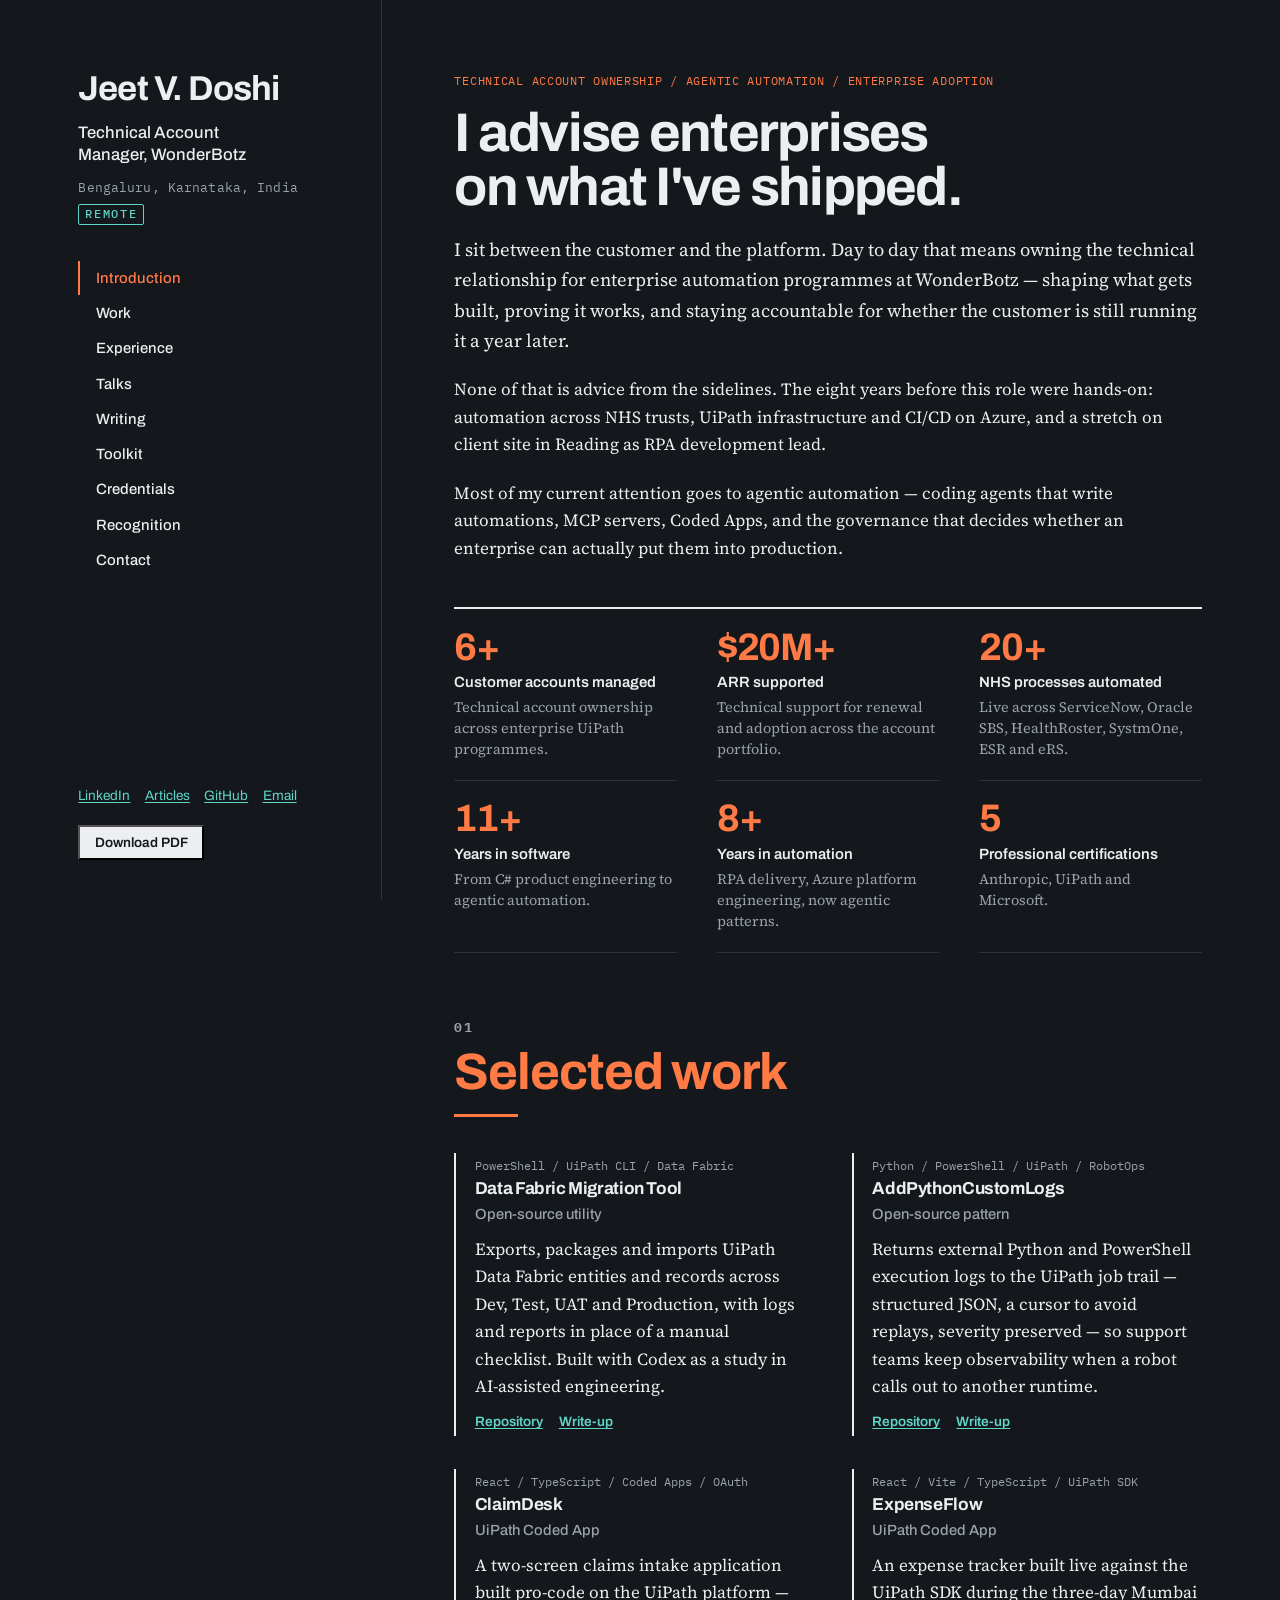
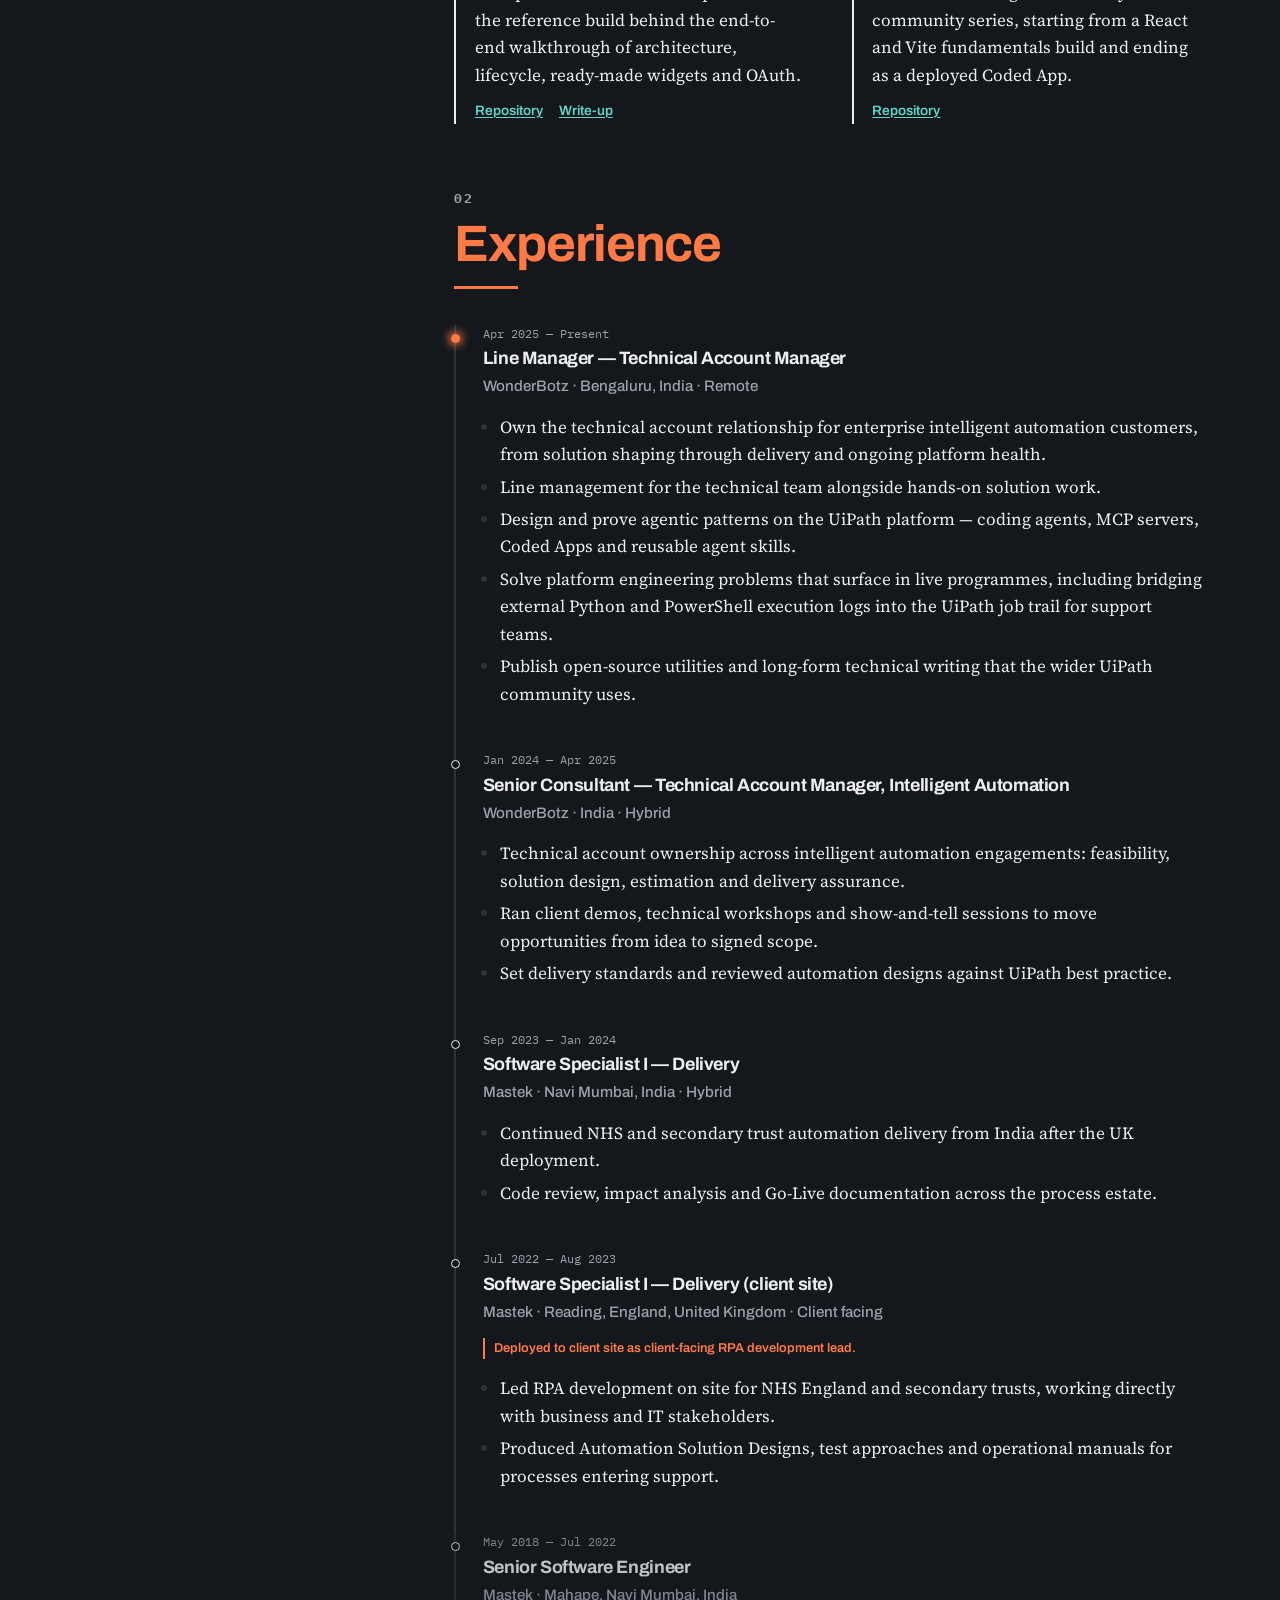
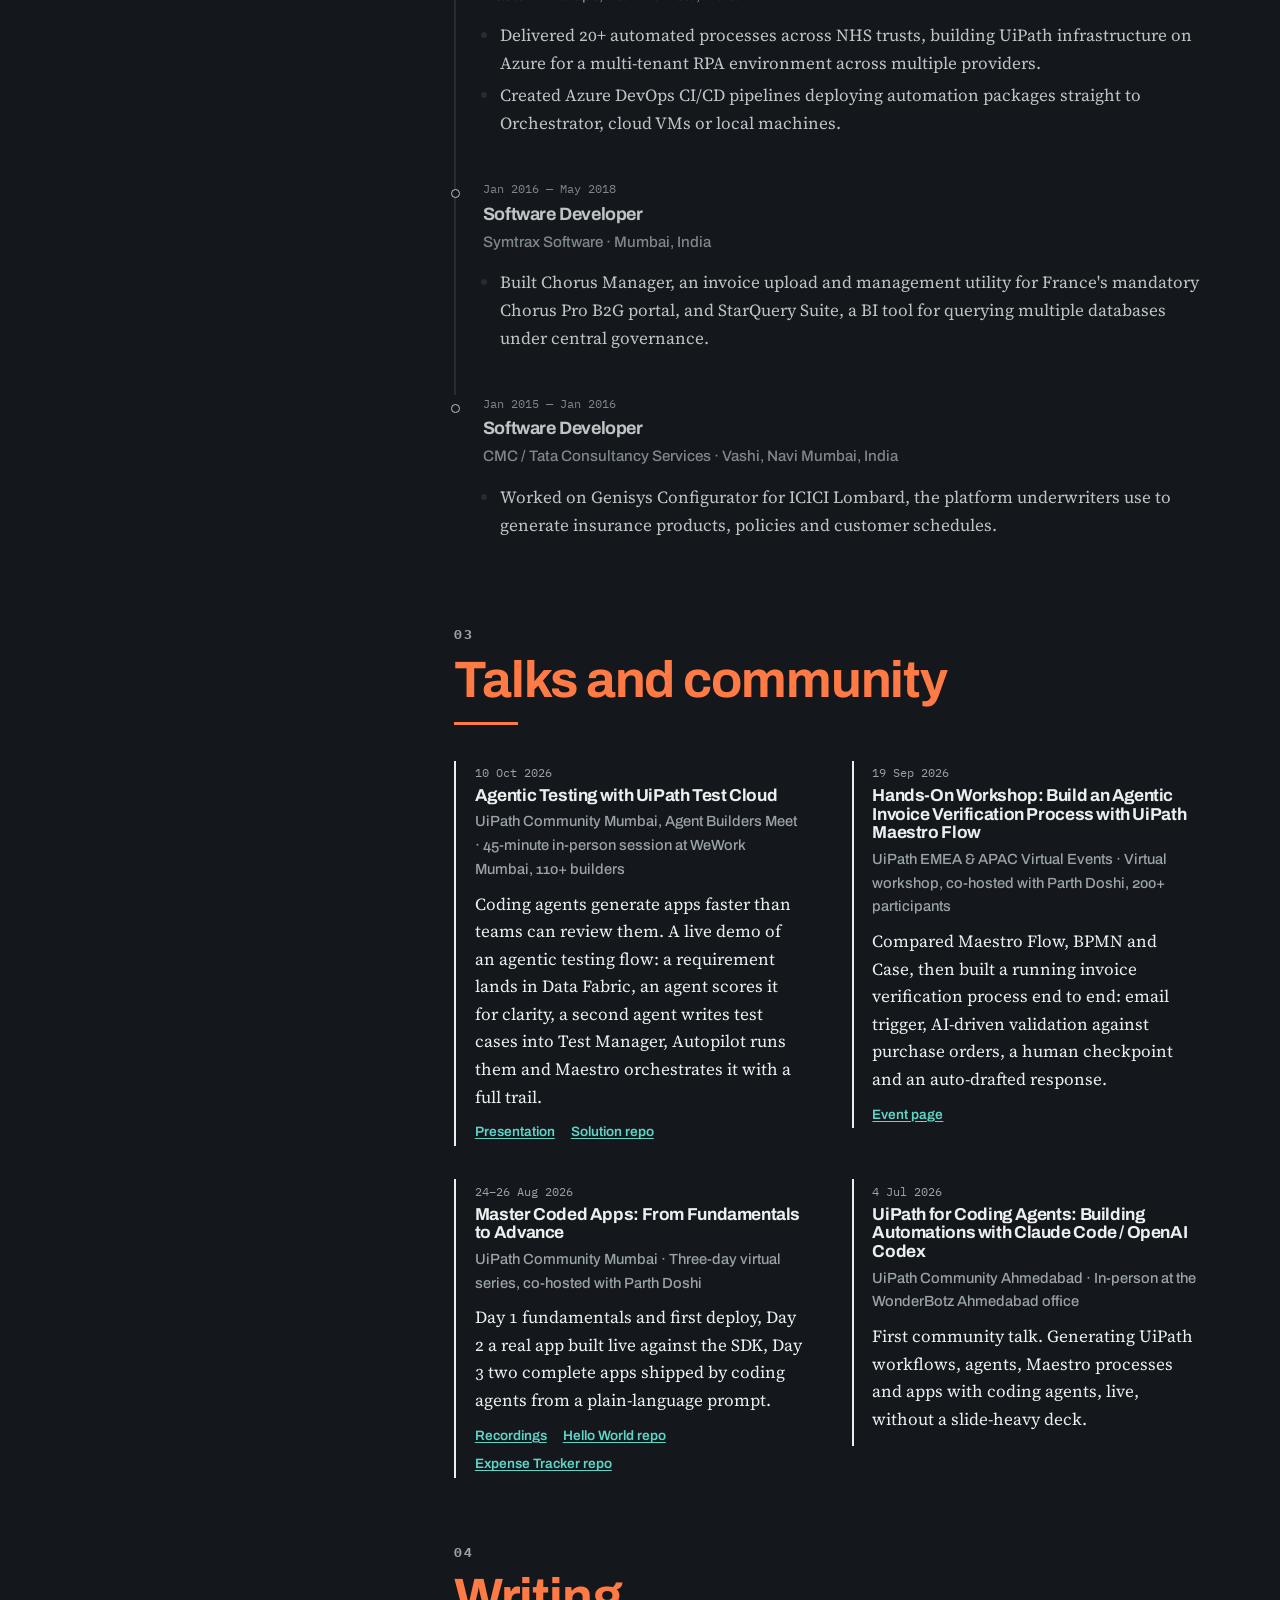
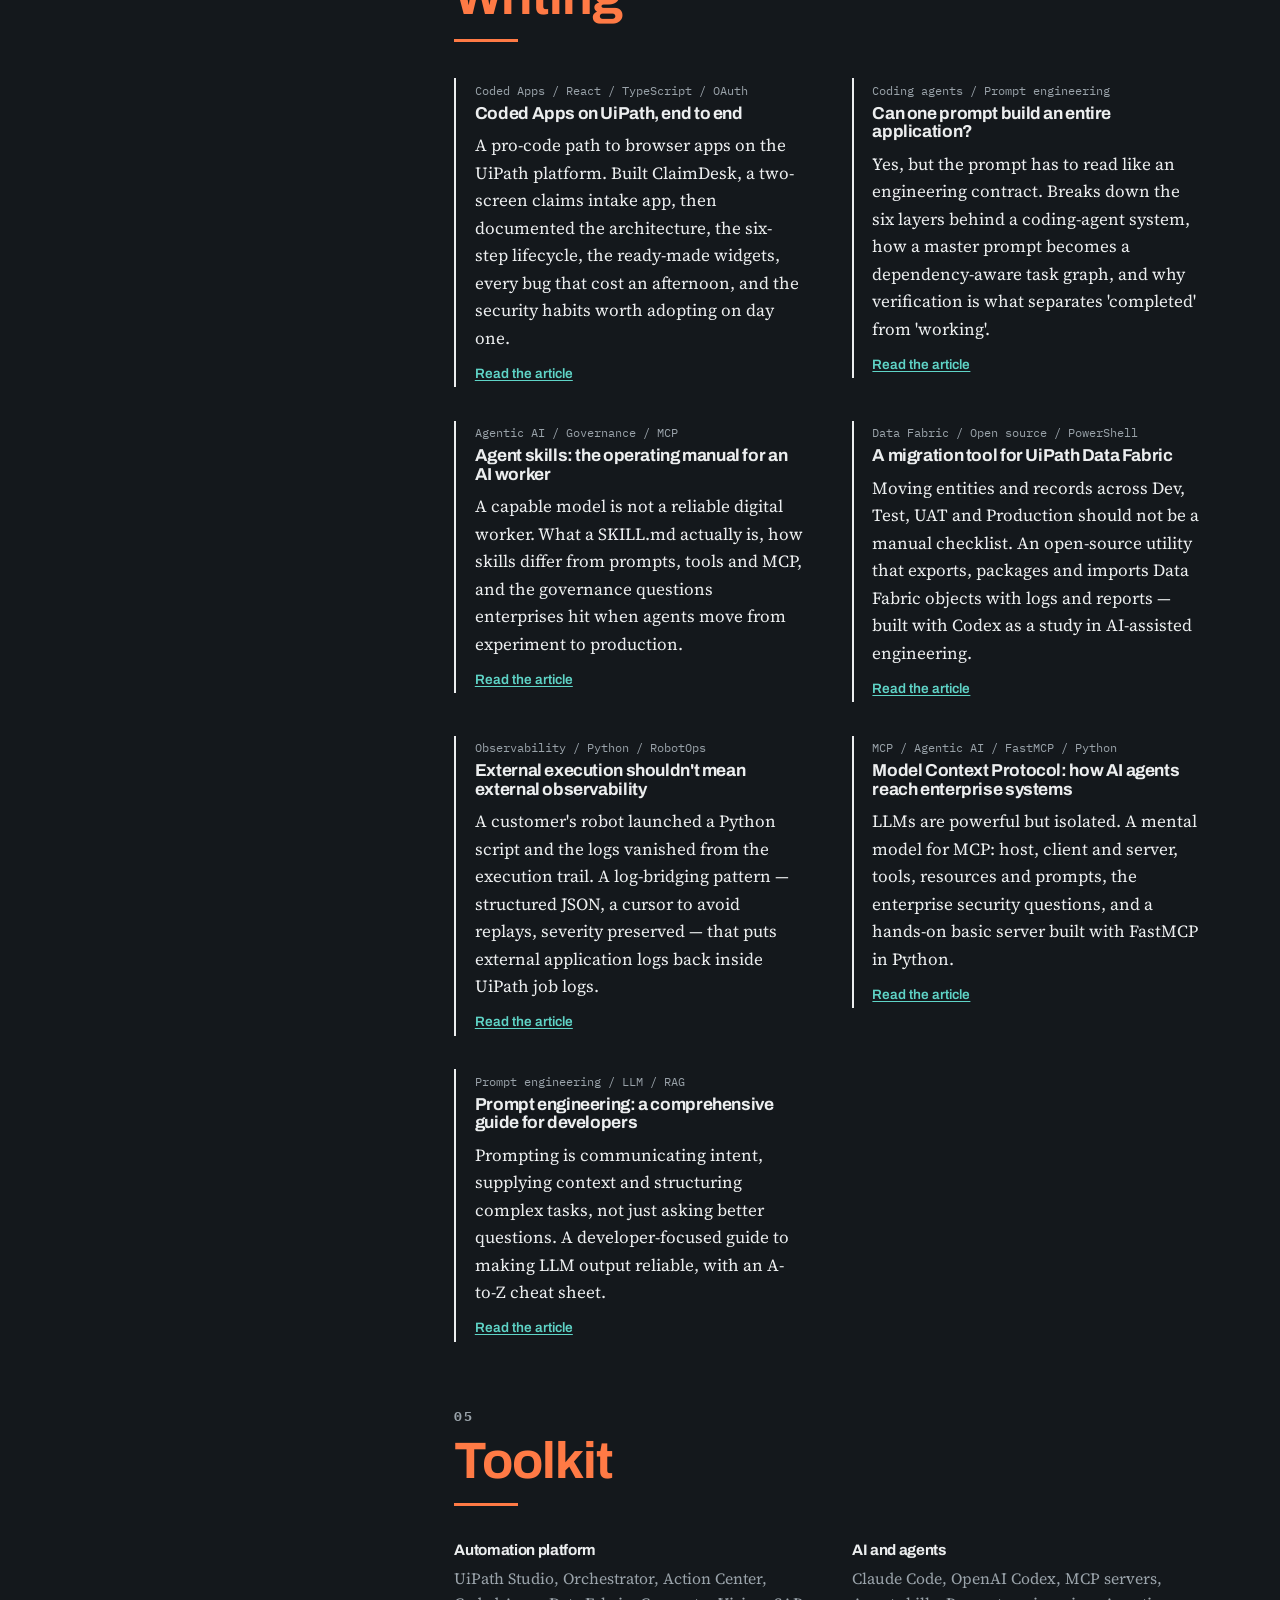
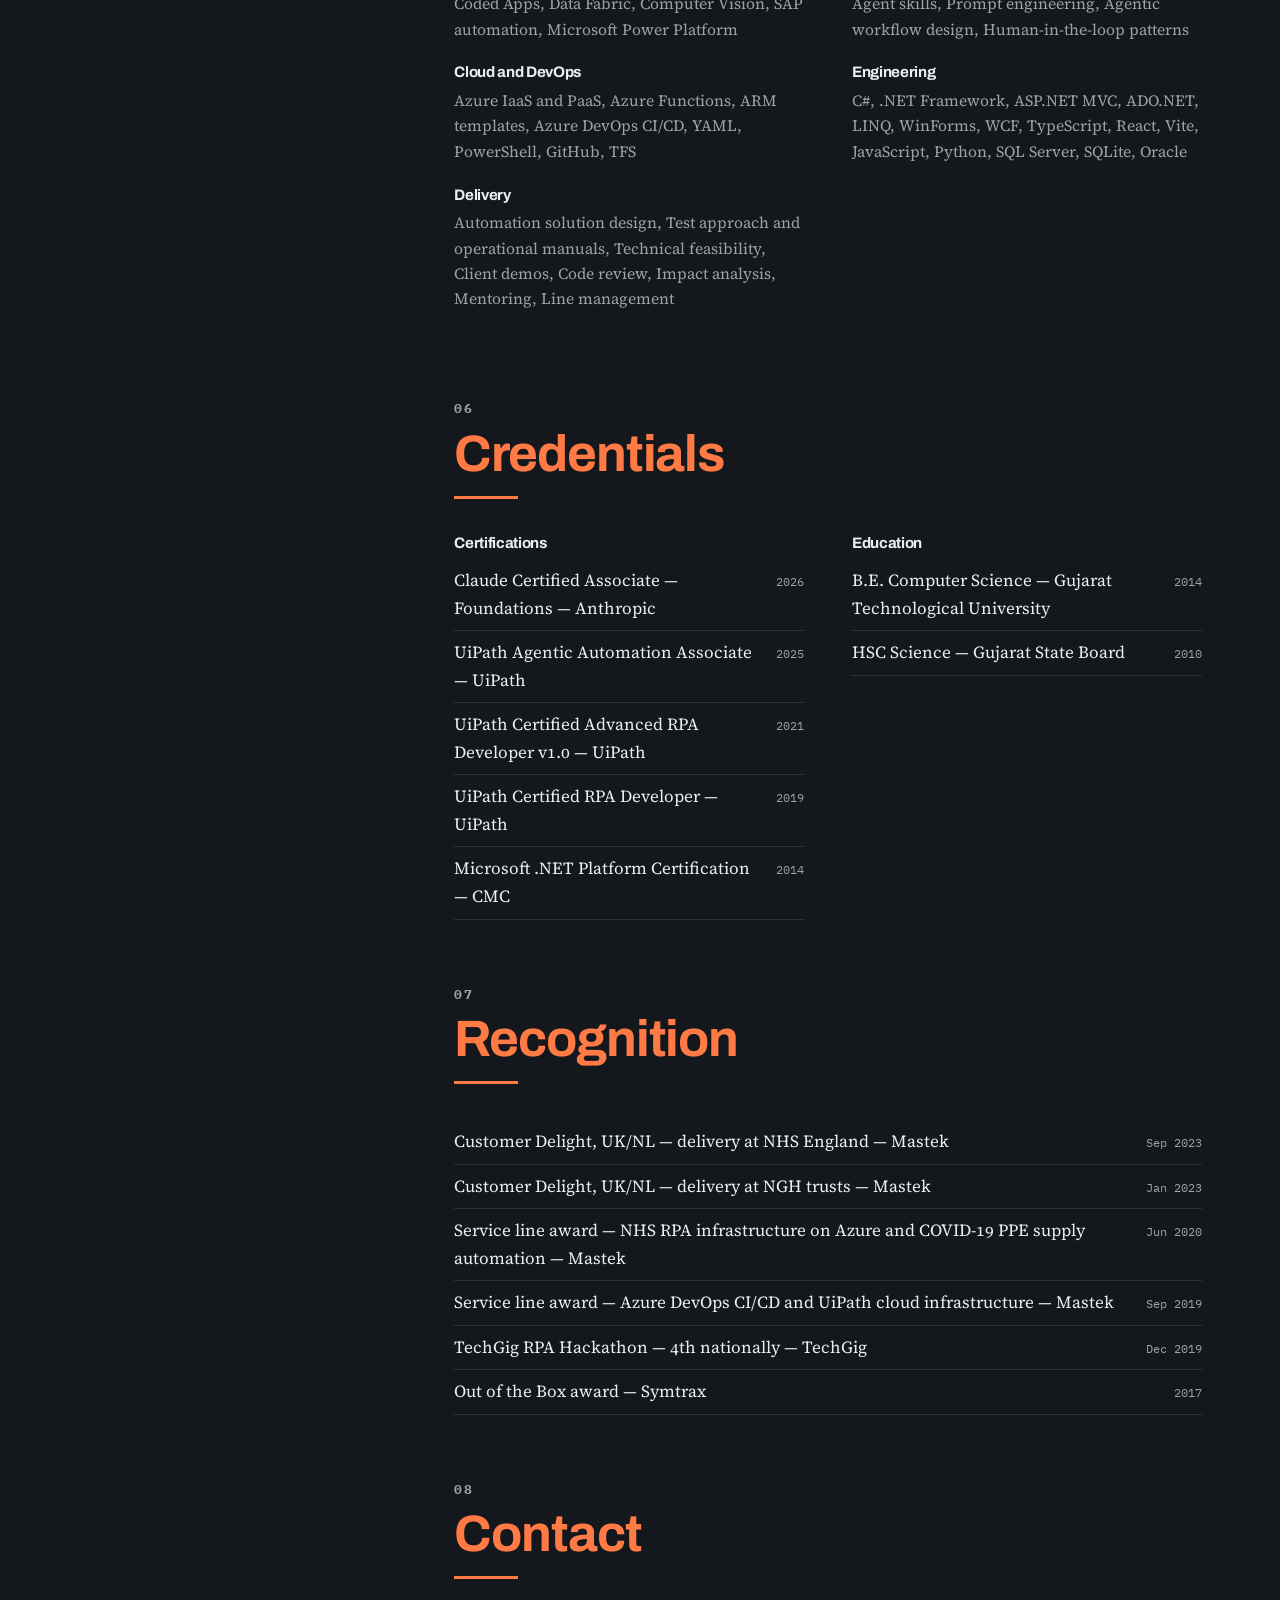
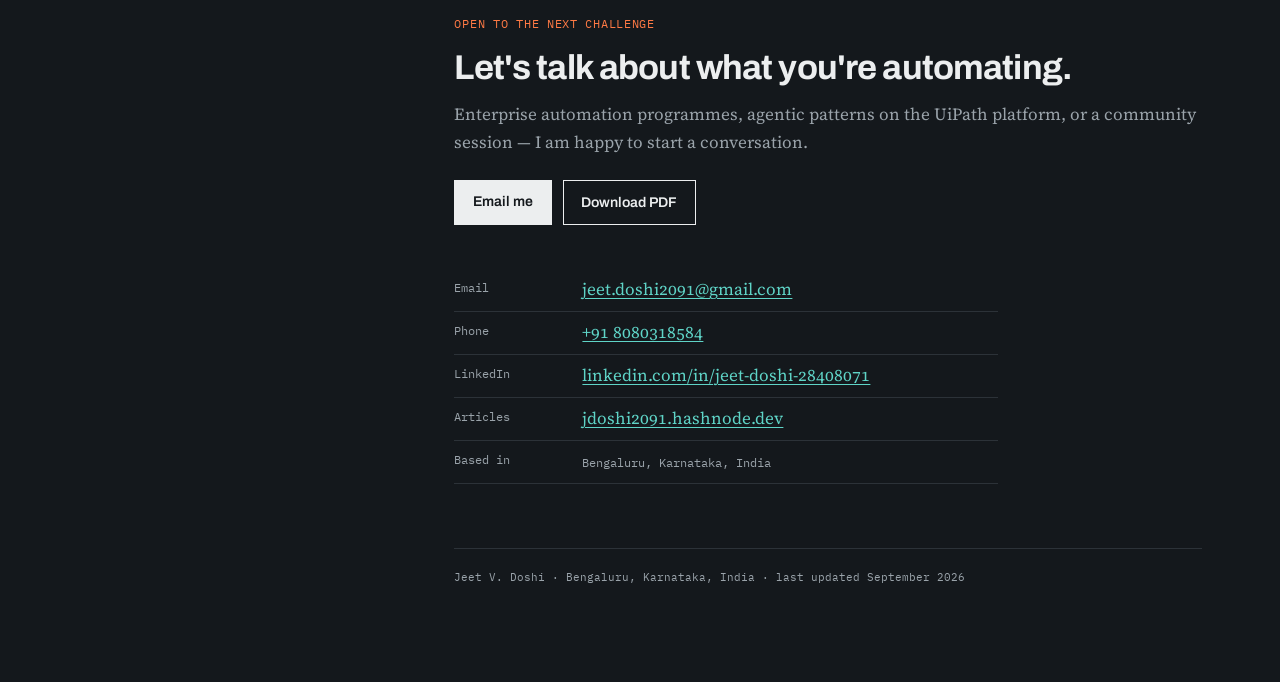
<file: index.html>
<!DOCTYPE html>
<!--
  Reuse guide:
  - This file owns document structure, accessibility landmarks, and metadata.
  - All visible content and chrome comes from assets/data.js, rendered by
    assets/app.js. The body below is an empty skeleton.
  - PROFILE.sections drives which sections exist, their order, their headings,
    and the rail navigation.
  - When cloning the site, edit assets/data.js. The only values that must also
    change here are in <head>: social crawlers do not execute JavaScript, so the
    title, description, social cards, and JSON-LD cannot be rendered at runtime.
-->
<html lang="en" data-theme="dark">
<head>
<!-- Basic browser and search-engine metadata. Replace these values when reusing. -->
<meta charset="utf-8">
<meta name="viewport" content="width=device-width, initial-scale=1">
<title>Jeet Doshi — Technical Account Manager, automation</title>
<meta name="description" content="Jeet Doshi — Technical Account Manager at WonderBotz. Enterprise automation, UiPath, agentic AI. Writing and talks.">
<!-- Social cards. SITE_URL below must be the absolute deployed origin —
     og:image is ignored by LinkedIn and X if it is a relative path. -->
<link rel="canonical" href="https://jd2091.github.io/">
<meta property="og:type" content="profile">
<meta property="og:url" content="https://jd2091.github.io/">
<meta property="og:site_name" content="Jeet V. Doshi">
<meta property="og:title" content="Jeet Doshi — Technical Account Manager, automation">
<meta property="og:description" content="Jeet Doshi — Technical Account Manager at WonderBotz. Enterprise automation, UiPath, agentic AI. Writing and talks.">
<meta property="og:image" content="https://jd2091.github.io/assets/og.png">
<meta property="og:image:width" content="1200">
<meta property="og:image:height" content="630">
<meta property="og:image:alt" content="Jeet V. Doshi, Technical Account Manager at WonderBotz — I advise enterprises on what I've shipped.">
<meta name="twitter:card" content="summary_large_image">
<meta name="twitter:title" content="Jeet Doshi — Technical Account Manager, automation">
<meta name="twitter:description" content="Enterprise automation, UiPath, agentic AI. Writing and talks.">
<meta name="twitter:image" content="https://jd2091.github.io/assets/og.png">

<!-- Authorship. LinkedIn's Post Inspector reads article:author (a plain name);
     name="author" is the generic equivalent other crawlers use. -->
<meta name="author" content="Jeet V. Doshi">
<meta property="article:author" content="Jeet V. Doshi">
<meta property="article:published_time" content="2026-09-14T00:00:00Z">
<meta property="profile:first_name" content="Jeet">
<meta property="profile:last_name" content="Doshi">
<meta property="profile:username" content="jeet-doshi-28408071">

<!-- Structured profile data for search engines. Keep it aligned with PROFILE in
     data.js; crawlers may not execute app.js, so this intentionally lives here. -->
<script type="application/ld+json">
{
  "@context": "https://schema.org",
  "@type": "Person",
  "name": "Jeet V. Doshi",
  "alternateName": "Jeet Doshi",
  "jobTitle": "Technical Account Manager",
  "worksFor": { "@type": "Organization", "name": "WonderBotz" },
  "url": "https://jd2091.github.io/",
  "image": "https://jd2091.github.io/assets/og.png",
  "address": {
    "@type": "PostalAddress",
    "addressLocality": "Bengaluru",
    "addressRegion": "Karnataka",
    "addressCountry": "IN"
  },
  "knowsAbout": ["Enterprise automation", "UiPath", "Agentic AI", "Azure", "RPA"],
  "sameAs": [
    "https://www.linkedin.com/in/jeet-doshi-28408071",
    "https://github.com/JD2091",
    "https://jdoshi2091.hashnode.dev"
  ]
}
</script>
<!-- Placeholder icon; app.js replaces it with one drawn from
     PROFILE.identity.initials and the current theme colours. -->
<link rel="icon" href="data:,">
<!-- Remote fonts have local fallbacks in styles.css, so the page remains usable
     if Google Fonts is unavailable. -->
<link rel="preconnect" href="https://fonts.googleapis.com">
<link rel="preconnect" href="https://fonts.gstatic.com" crossorigin>
<link href="https://fonts.googleapis.com/css2?family=Archivo:wght@500;600;700&family=IBM+Plex+Mono:wght@400;500&family=Source+Serif+4:ital,opsz,wght@0,8..60,400;0,8..60,600;1,8..60,400&display=swap" rel="stylesheet">
<link rel="stylesheet" href="assets/styles.css">
</head>
<body>

<!-- Every visible string below is supplied by assets/data.js. This file holds
     structure and metadata only — personalising the site means editing data.js.
     The one exception is the <head>: social crawlers do not run JavaScript, so
     the title, social cards, and JSON-LD must stay hardcoded here. -->

<a class="skip" href="#main" id="skipLink"></a>

<div class="shell">

  <!-- On desktop this is a sticky left rail; print CSS turns it into a masthead. -->
  <header class="rail">
    <h1 class="rail__name" id="railName"></h1>
    <p class="rail__role" id="railRole"></p>
    <p class="rail__place" id="railPlace"></p>

    <!-- Nav items are generated from PROFILE.sections, so they cannot drift
         out of step with the sections that actually exist. -->
    <nav class="nav" id="nav"></nav>

    <div class="rail__foot" id="railFoot">
      <div class="rail__links" id="railLinks"></div>
    </div>
  </header>

  <!-- Sections are generated from PROFILE.sections in order. -->
  <main id="main"></main>

</div>

<!-- Load order is a contract: data.js creates window.PROFILE before app.js reads
     it. Both scripts are placed after the markup so rendering can begin at once. -->
<script src="assets/data.js"></script>
<script src="assets/app.js"></script>
</body>
</html>
</file>
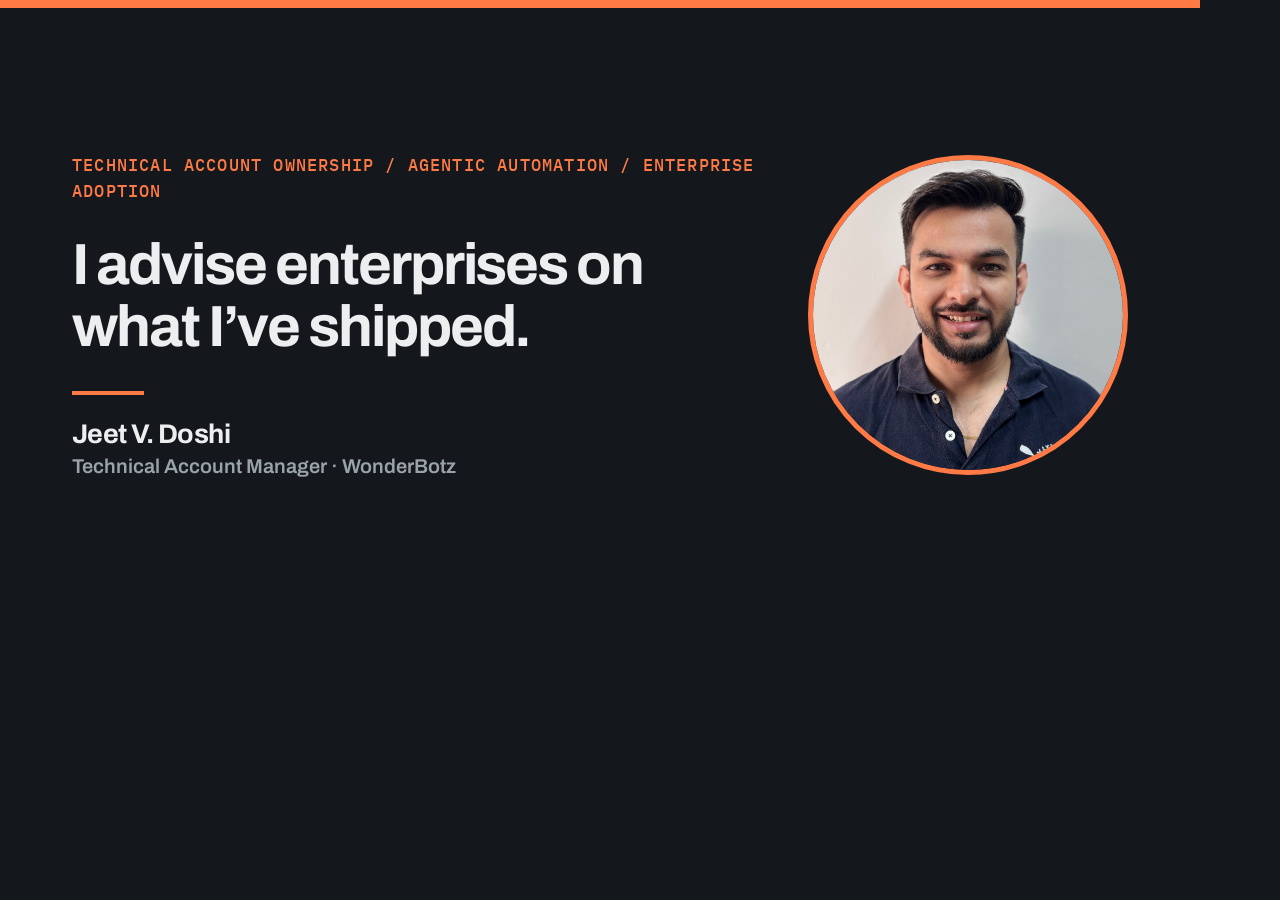
<file: assets/og.html>
<!DOCTYPE html>
<!--
  Social-share card source (this page is not linked from the portfolio UI).

  To reuse:
  1. Replace the text and image path below.
  2. Open this file with network access so the web fonts can load.
  3. Capture the page at exactly 1200 x 630 pixels.
  4. Save the result as assets/og.png and update absolute social-image URLs in
     index.html. Social platforms consume the PNG, not this HTML source.
-->
<html lang="en">
<head>
<meta charset="utf-8">
<!-- Build source for assets/og.png, not a page. Keep it out of search results. -->
<meta name="robots" content="noindex, nofollow">
<title>OG card</title>
<!-- These weights match the main site's typography. System fallbacks in the
     variables below keep the composition usable when fonts fail to load. -->
<link rel="preconnect" href="https://fonts.googleapis.com">
<link rel="preconnect" href="https://fonts.gstatic.com" crossorigin>
<link href="https://fonts.googleapis.com/css2?family=Archivo:wght@600;700&family=IBM+Plex+Mono:wght@500&display=swap" rel="stylesheet">
<style>
  /* Keep the canvas dimensions fixed: Open Graph previews use a 1.91:1 image. */
  :root{
    --paper:#14181C; --ink:#ECEEEF; --ink-soft:#9AA3AA;
    --rule:#2C3238; --signal:#FF7A45;
    --sans:"Archivo","Liberation Sans","Helvetica Neue",Arial,sans-serif;
    --mono:"IBM Plex Mono","DejaVu Sans Mono",Consolas,monospace;
  }
  *{box-sizing:border-box;margin:0;padding:0}
  html,body{width:1200px;height:630px}
  body{background:var(--paper);color:var(--ink);font-family:var(--sans);overflow:hidden}

  /* Text receives the flexible column; the portrait remains a fixed circle. */
  .card{position:relative;width:1200px;height:630px;display:grid;
        grid-template-columns:1fr 320px;align-items:center;
        gap:48px;padding:64px 72px}
  .card::before{content:"";position:absolute;inset:0 0 auto 0;height:8px;background:var(--signal)}

  .kicker{font-family:var(--mono);font-weight:500;font-size:17px;line-height:1.5;
          letter-spacing:.07em;text-transform:uppercase;color:var(--signal);
          margin-bottom:30px}
  .head{font-size:58px;font-weight:700;line-height:1.06;letter-spacing:-0.035em}
  .bar{width:72px;height:4px;background:var(--signal);margin:34px 0 24px}
  .name{font-size:27px;font-weight:700;letter-spacing:-0.02em}
  .role{font-size:20px;font-weight:600;color:var(--ink-soft);margin-top:6px}

  .shot{width:320px;height:320px;border-radius:50%;object-fit:cover;
        object-position:50% 22%;justify-self:end;
        border:5px solid var(--signal)}
</style>
</head>
<body>
  <!-- Content is duplicated intentionally because this standalone capture source
       does not load data.js or app.js. Keep it aligned when profile copy changes. -->
  <div class="card">
    <div>
      <p class="kicker">Technical account ownership / Agentic automation / Enterprise adoption</p>
      <h1 class="head">I advise enterprises on what I&rsquo;ve shipped.</h1>
      <div class="bar"></div>
      <p class="name">Jeet V. Doshi</p>
      <p class="role">Technical Account Manager &middot; WonderBotz</p>
    </div>
    <!-- Empty alt is correct here: the exported image is decorative, and this
         source page is not the accessible representation of the portfolio. -->
    <img class="shot" src="imgs/Jeet Profile pic.jpeg" alt="">
  </div>
</body>
</html>
</file>
<file: assets/styles.css>
/* ============================================================
   Jeet Doshi — portfolio
   Palette: daylight control room. Pale mineral ground, slate ink,
   one hot signal orange, deep teal for links.

   Reuse guide:
   - Change the custom properties below to rebrand both screen and print output.
   - Layout classes are shared by multiple sections; prefer modifier classes for
     one-off variants rather than changing a shared rule globally.
   - Breakpoints are content-driven. Recheck mobile and A4 output after adding
     longer names, more cards, or additional experience entries.
   ============================================================ */

/* Light palette and global design tokens. The current page selects the dark
   overrides below through <html data-theme="dark">. Remove that attribute to use
   this palette; no JavaScript theme switcher is included. */
:root {
  --paper:      #F1F2EE;
  --paper-deep: #E5E7E0;
  --ink:        #122736;
  --ink-soft:   #56635F;
  --rule:       #C7CCC4;
  --signal:     #E2571F;
  --on-signal:  #0B0F12;
  --teal:       #1C4B4B;

  --serif: "Source Serif 4", Georgia, "Times New Roman", serif;
  --sans:  "Archivo", "Helvetica Neue", Arial, sans-serif;
  --mono:  "IBM Plex Mono", "SFMono-Regular", Consolas, monospace;

  --rail: 19rem;
  --measure: 66ch;
}

/* Dark, recruiter-facing re-skin — same variables, same layout. Keep selectors
   at this specificity in mind when overriding variables inside media queries. */
html[data-theme="dark"] {
  --paper:      #14181C;
  --paper-deep: #1C2126;
  --ink:        #ECEEEF;
  --ink-soft:   #9AA3AA;
  --rule:       #2C3238;
  --signal:     #FF7A45;
  --on-signal:  #0B0F12;
  --teal:       #5FD4C7;
}

*, *::before, *::after { box-sizing: border-box; }

html { -webkit-text-size-adjust: 100%; }
@media (prefers-reduced-motion: no-preference) {
  html { scroll-behavior: smooth; }
}

body {
  margin: 0;
  background: var(--paper);
  color: var(--ink);
  font-family: var(--serif);
  font-size: 1.0625rem;
  line-height: 1.62;
  font-variant-numeric: oldstyle-nums;
  overflow-wrap: anywhere;
}

h1, h2, h3, h4 {
  font-family: var(--sans);
  font-weight: 700;
  letter-spacing: -0.022em;
  line-height: 1.08;
  margin: 0;
  font-variant-numeric: lining-nums;
}

a { color: var(--teal); text-decoration-thickness: 1px; text-underline-offset: 0.16em; }
a:hover { color: var(--signal); }

:focus-visible {
  outline: 2px solid var(--signal);
  outline-offset: 3px;
  border-radius: 1px;
}

.skip {
  position: absolute; left: -9999px; top: 0;
  background: var(--ink); color: var(--paper);
  padding: .6rem 1rem; z-index: 50;
}
.skip:focus { left: 0; }

/* ---------- shell ----------
   Mobile is a single column. At 62rem the rail and main content become a
   two-column grid; minmax(0, 1fr) prevents long content overflowing the grid. */

.shell {
  display: block;
  max-width: min(94vw, 108rem);
  margin: 0 auto;
  padding: 0 1.5rem;
}

@media (min-width: 62rem) {
  .shell {
    display: grid;
    grid-template-columns: var(--rail) minmax(0, 1fr);
    gap: 4.5rem;
    padding: 0 2.5rem;
  }
}

/* ---------- rail ---------- */

.rail {
  display: flex;
  flex-direction: column;
  padding: 3rem 0 1.5rem;
  border-bottom: 1px solid var(--rule);
}

/* mobile: surface contact links + resume download before the section nav,
   so they're not buried below a 6-item list on a short phone screen */
@media (max-width: 61.99rem) {
  .nav { order: 2; }
  .rail__foot { order: 1; margin-top: 1.5rem; padding-top: 0; margin-bottom: .5rem; }
}

@media (min-width: 62rem) {
  .rail {
    position: sticky;
    top: 0;
    height: 100vh;
    padding: 4.5rem 0 2.5rem;
    border-bottom: 0;
    border-right: 1px solid var(--rule);
    padding-right: 2rem;
    animation: rail-in .7s cubic-bezier(.2,.7,.3,1) both;
  }
}

@keyframes rail-in { from { opacity: 0; transform: translateY(10px); } to { opacity: 1; transform: none; } }
@media (prefers-reduced-motion: reduce) { .rail { animation: none; } }

.rail__name {
  font-size: clamp(2rem, 2.7vw, 2.4rem);
  line-height: .96;
  letter-spacing: -0.028em;
}
.rail__role {
  font-family: var(--sans);
  font-weight: 500;
  font-size: 1.04rem;
  line-height: 1.34;
  color: var(--ink);
  margin: 1rem 0 0;
  max-width: 20ch;
}
.rail__place {
  font-family: var(--mono);
  font-size: .79rem;
  letter-spacing: .01em;
  color: var(--ink-soft);
  margin: .7rem 0 0;
  display: flex;
  flex-wrap: wrap;
  align-items: center;
  gap: .4rem .5rem;
}
/* current working arrangement — teal, so it never reads as the
   signal colour used for links and section headings */
.rail__mode {
  font-family: var(--mono);
  font-size: .72rem;
  font-weight: 500;
  letter-spacing: .14em;
  text-transform: uppercase;
  color: var(--teal);
  border: 1px solid currentColor;
  border-radius: 2px;
  padding: .05rem .38rem .1rem;
  line-height: 1.45;
  white-space: nowrap;
}

.nav { margin-top: 2.25rem; }
.nav ul { list-style: none; margin: 0; padding: 0; }
.nav li + li { margin-top: .1rem; }
.nav a {
  display: block;
  font-family: var(--sans);
  font-size: .93rem;
  font-weight: 500;
  color: var(--ink);
  text-decoration: none;
  padding: .3rem 0 .3rem .95rem;
  border-left: 2px solid transparent;
  transition: border-color .2s ease, color .2s ease;
}
.nav a:hover { border-left-color: var(--rule); }
.nav a[aria-current="true"] { border-left-color: var(--signal); color: var(--signal); }

.rail__foot { margin-top: auto; padding-top: 2rem; }
.rail__links { display: flex; flex-wrap: wrap; gap: .35rem .9rem; font-family: var(--sans); font-size: .85rem; }
.rail__cv {
  display: inline-block;
  margin-top: 1.1rem;
  font-family: var(--sans);
  font-size: .85rem;
  font-weight: 600;
  color: var(--paper);
  background: var(--ink);
  padding: .5rem .9rem;
  text-decoration: none;
}
.rail__cv:hover { background: var(--signal); color: var(--on-signal); }

/* ---------- main ---------- */

main { padding-bottom: 6rem; min-width: 0; }

section { padding: 4.25rem 0 0; scroll-margin-top: 1.5rem; }
section:first-child { padding-top: 3.25rem; }

@media (min-width: 62rem) {
  section:first-child { padding-top: 4.5rem; }
}

main { counter-reset: sec; }

.sec-head::before {
  counter-increment: sec;
  content: counter(sec, decimal-leading-zero);
  display: block;
  font-family: var(--mono);
  font-size: .8rem;
  letter-spacing: .12em;
  color: var(--ink-soft);
  margin-bottom: .75rem;
}

.sec-head {
  font-size: clamp(2.25rem, 4vw, 3.25rem);
  font-family: var(--sans);
  font-weight: 700;
  line-height: 1.05;
  color: var(--signal);
  margin-bottom: 2.25rem;
}
.sec-head::after {
  content: "";
  display: block;
  width: 4rem;
  height: 3px;
  margin-top: .9rem;
  background: var(--signal);
}

/* ---------- hero ---------- */

.eyebrow {
  font-family: var(--mono);
  font-size: clamp(.62rem, 1.02vw, .74rem);
  line-height: 1.5;
  letter-spacing: .06em;
  text-transform: uppercase;
  color: var(--signal);
  margin: 0 0 1rem;
}

.hero h1 {
  font-size: clamp(2.1rem, 5.2vw, 3.4rem);
  line-height: 1.0;
  max-width: 17ch;
  letter-spacing: -0.032em;
}
/* scoped to the prose block so the hero kicker keeps its own type */
#heroBody p { margin: 1.3rem 0 0; }
#heroBody p:first-of-type { font-size: 1.16rem; }

.record {
  margin-top: 2.8rem;
  border-top: 2px solid var(--ink);
  display: grid;
}
@media (min-width: 40rem) { .record { grid-template-columns: 1fr 1fr; column-gap: 2.5rem; } }
@media (min-width: 64rem) { .record { grid-template-columns: repeat(3, 1fr); column-gap: 2.5rem; } }
.metric {
  padding: 1.15rem 0 1.25rem;
  border-bottom: 1px solid var(--rule);
}
.metric__v {
  display: block;
  font-family: var(--sans);
  font-weight: 700;
  font-size: clamp(1.95rem, 3.1vw, 2.4rem);
  line-height: 1;
  letter-spacing: -0.03em;
  color: var(--signal);
  font-variant-numeric: lining-nums;
}
.metric__l {
  font-family: var(--sans);
  font-weight: 600;
  font-size: .93rem;
  line-height: 1.3;
  margin-top: .45rem;
}
.metric__n {
  font-size: .9rem;
  line-height: 1.45;
  color: var(--ink-soft);
  margin-top: .3rem;
}

/* ---------- trail (experience) ---------- */

.trail { position: relative; }

.job {
  display: grid;
  grid-template-columns: 1fr;
  gap: .35rem;
  padding: 0 0 2.4rem 1.65rem;
  border-left: 2px solid var(--rule);
  position: relative;
}
.job::before {
  content: "";
  position: absolute;
  left: -5px;
  top: .55rem;
  width: 9px; height: 9px;
  background: var(--paper);
  border: 1px solid var(--ink);
  border-radius: 50%;
}
.job--current::before {
  background: var(--signal);
  border-color: var(--signal);
  box-shadow: 0 0 10px 2px var(--signal);
}
.job--older { opacity: .8; }
.job:last-child { border-left-color: transparent; padding-bottom: 1rem; }

.job__when {
  font-family: var(--mono);
  font-size: .72rem;
  color: var(--ink-soft);
}
.job__title { font-size: 1.12rem; }
.job__org {
  font-family: var(--sans);
  font-weight: 500;
  font-size: .95rem;
  color: var(--ink-soft);
}
.job__flag {
  display: inline-block;
  font-family: var(--sans);
  font-size: .8rem;
  font-weight: 600;
  color: var(--signal);
  border-left: 2px solid var(--signal);
  padding-left: .6rem;
  margin: .5rem 0 .1rem;
}
.job ul { margin: .6rem 0 0; padding-left: 1.05rem; }
.job li { margin-bottom: .3rem; }
.job li::marker { color: var(--rule); }

/* ---------- cards: projects + writing + talks ----------
   All three sections use the same card markup produced by app.js. */

.cardgrid { display: grid; gap: 2.1rem 3rem; align-items: start; }
@media (min-width: 52rem) { .cardgrid { grid-template-columns: 1fr 1fr; } }

.card {
  border-left: 2px solid var(--ink);
  padding: .15rem 0 .15rem 1.15rem;
}
.card__meta {
  font-family: var(--mono);
  font-size: .74rem;
  color: var(--ink-soft);
}
.card__title { font-size: 1.08rem; margin: .3rem 0 .3rem; }
.card__sub {
  font-family: var(--sans);
  font-weight: 500;
  font-size: .92rem;
  color: var(--ink-soft);
}
.card p { margin: .55rem 0 .65rem; }
.card__links {
  display: flex;
  flex-wrap: wrap;
  gap: .4rem 1rem;
  font-family: var(--sans);
  font-size: .85rem;
  font-weight: 600;
}

/* ---------- skills / credentials ----------
   grid2 is also used by the static credential wrappers in index.html. */

.grid2 { display: grid; gap: 2rem; }
@media (min-width: 45rem) { .grid2 { grid-template-columns: 1fr 1fr; gap: 2rem 3rem; } }

.skillset { margin-bottom: 1.4rem; }
.skillset h3 { font-size: .95rem; margin-bottom: .45rem; }
.skillset p { margin: 0; color: var(--ink-soft); font-size: .98rem; }

.credhead {
  font-family: var(--sans);
  font-size: .95rem;
  font-weight: 700;
  margin-bottom: .5rem;
}
.credhead--gap { margin-top: 1.8rem; }

.credlist { list-style: none; margin: 0; padding: 0; }
.credlist li {
  display: grid;
  grid-template-columns: 1fr auto;
  gap: 1rem;
  padding: .5rem 0;
  border-bottom: 1px solid var(--rule);
  align-items: baseline;
}
.credlist span { font-family: var(--mono); font-size: .72rem; color: var(--ink-soft); white-space: nowrap; }

/* ---------- buttons ---------- */

.btn {
  font-family: var(--sans);
  font-size: .88rem;
  font-weight: 600;
  padding: .62rem 1.1rem;
  border: 1px solid var(--ink);
  background: var(--ink);
  color: var(--paper);
  cursor: pointer;
  border-radius: 0;
}
.btn:hover { background: var(--signal); border-color: var(--signal); color: var(--on-signal); }
.btn[disabled] { opacity: .45; cursor: not-allowed; }
.btn--ghost { background: transparent; color: var(--ink); }
.btn--ghost:hover { background: var(--ink); color: var(--paper); border-color: var(--ink); }

/* ---------- contact ---------- */

.cta { margin: 0 0 2.75rem; }
.cta__head {
  font-family: var(--sans);
  font-weight: 700;
  font-size: clamp(1.6rem, 3.2vw, 2.15rem);
  line-height: 1.1;
  letter-spacing: -0.025em;
  margin: 0;
}
.cta__body { margin: .9rem 0 0; color: var(--ink-soft); }
.cta__actions { display: flex; flex-wrap: wrap; gap: .7rem; margin-top: 1.5rem; }
.cta__actions .btn { text-decoration: none; }

.contact__list { list-style: none; margin: 1rem 0 0; padding: 0; max-width: 34rem; }
.contact__list li {
  display: grid; grid-template-columns: 7rem 1fr; gap: 1rem;
  padding: .45rem 0; border-bottom: 1px solid var(--rule);
}
.contact__list span { font-family: var(--mono); font-size: .72rem; color: var(--ink-soft); padding-top: .18rem; }

footer {
  margin-top: 4rem; padding-top: 1.2rem;
  border-top: 1px solid var(--rule);
  font-family: var(--mono); font-size: .7rem; color: var(--ink-soft);
}

h3.skillset { font-size: .95rem; margin-bottom: .5rem; }


/* ---------- print / PDF export ----------
   The PDF is this page. Same markup, same data, same renderer —
   only the skin changes, so the two can never drift apart.
   Target: 3 A4 pages. Check with the measurement script if you
   add content; the budget is tight by design.

   Browser note: users may disable background graphics, so the print design uses
   white paper, borders, and text colour instead of relying on filled panels.
   ---------------------------------------- */

@page { size: A4; margin: 12mm 13mm; }

@media print {
  /* must match html[data-theme="dark"]'s specificity or dark wins */
  html[data-theme], :root {
    --paper: #fff; --paper-deep: #fff;
    --ink: #14181C; --ink-soft: #46525C;
    --rule: #C8CDD1; --signal: #A8380F; --teal: #12403E;
  }

  body {
    background: #fff;
    font-size: 9pt;
    line-height: 1.3;
    overflow-wrap: normal;
  }

  .skip, .nav, .rail__cv, #contact { display: none !important; }

  .shell { display: block; max-width: none; padding: 0; }

  /* rail becomes a masthead */
  .rail {
    position: static;
    height: auto;
    display: block;
    padding: 0 0 5pt;
    margin-bottom: 2pt;
    border-right: 0;
    border-bottom: 1.2pt solid var(--ink);
    animation: none;
  }
  .rail__name { font-size: 19pt; line-height: 1; margin: 0; }
  .rail__role { font-size: 9.5pt; margin: 2pt 0 0; max-width: none; color: var(--ink); }
  .rail__place { font-size: 8pt; margin: 2pt 0 0; gap: .3rem; }
  .rail__mode { font-size: 7.4pt; padding: 0 .3rem; }
  .rail__foot { margin: 3pt 0 0; padding: 0; }
  .rail__links { font-size: 8pt; gap: .2rem .7rem; }

  main { padding-bottom: 0; }
  section { padding: 8pt 0 0; }
  section:first-child { padding-top: 5pt; }

  .sec-head { font-size: 11.5pt; margin-bottom: 5pt; line-height: 1.1; }
  .sec-head::after { display: none; }
  .sec-head::before { font-size: 6.8pt; margin-bottom: 2pt; }

  /* hero */
  .hero h1 { font-size: 15pt; max-width: none; margin-bottom: 3pt; }
  .eyebrow { font-size: 7.2pt; margin-bottom: 4pt; }
  #heroBody { columns: 2; column-gap: 14pt; }
  #heroBody p { margin: 0 0 4pt; font-size: 8.6pt; }
  #heroBody p:first-of-type { font-size: 8.6pt; }

  /* metrics — force 3 across; the A4 box is narrower than the 64rem breakpoint */
  .record {
    margin-top: 7pt;
    border-top: 1.2pt solid var(--ink);
    grid-template-columns: repeat(3, 1fr);
    column-gap: 14pt;
  }
  .metric { padding: 4pt 0 5pt; }
  .metric__v { font-size: 14pt; }
  .metric__l { font-size: 8.2pt; margin-top: 1pt; }
  .metric__n { font-size: 7.8pt; margin-top: 1pt; }

  /* cards: projects, writing, talks */
  .cardgrid { grid-template-columns: 1fr 1fr; gap: 7pt 14pt; }
  .card { padding-left: 7pt; border-left-width: 1.5pt; }
  .card__meta { font-size: 7pt; }
  .card__title { font-size: 9pt; margin: 1pt 0 1pt; }
  .card__sub { font-size: 8pt; }
  .card p { margin: 2pt 0 2pt; font-size: 8.4pt; }
  .card__links { font-size: 7.8pt; gap: .2rem .7rem; }

  /* experience */
  .job { padding: 0 0 6pt 7pt; border-left-width: 1.5pt; }
  .job::before { width: 5px; height: 5px; left: -3.5px; top: 3pt; }
  .job__when { font-size: 7.2pt; }
  .job__title { font-size: 9.4pt; }
  .job__org { font-size: 8.2pt; }
  .job__flag { font-size: 7.6pt; margin: 2pt 0 0; padding-left: 4pt; }
  .job ul { margin: 2pt 0 0; padding-left: 9pt; }
  .job li { margin-bottom: 1pt; font-size: 8.4pt; }
  .job--older { opacity: 1; }

  /* toolkit + credentials — same breakpoint problem as .record */
  .grid2 { grid-template-columns: 1fr 1fr; gap: 5pt 16pt; }
  .skillset { margin-bottom: 5pt; }
  .skillset h3 { font-size: 8.4pt; margin-bottom: 1pt; }
  .skillset p { font-size: 8.2pt; }
  .credhead { font-size: 8.4pt; margin-bottom: 2pt; }
  .credhead--gap { margin-top: 6pt; }
  .credlist li { padding: 2pt 0; }
  .credlist li div { font-size: 8.4pt; }
  .credlist span { font-size: 7.2pt; }

  /* recognition reads fine in two columns */
  #recognition .credlist { columns: 2; column-gap: 16pt; }
  #recognition .credlist li { break-inside: avoid; }

  /* page-break discipline */
  .job, .card, .metric, .credlist li, .skillset { page-break-inside: avoid; break-inside: avoid; }
  .sec-head { page-break-after: avoid; break-after: avoid; }
  section { page-break-inside: auto; }

  a { text-decoration: none; color: var(--teal); }
}
</file>
